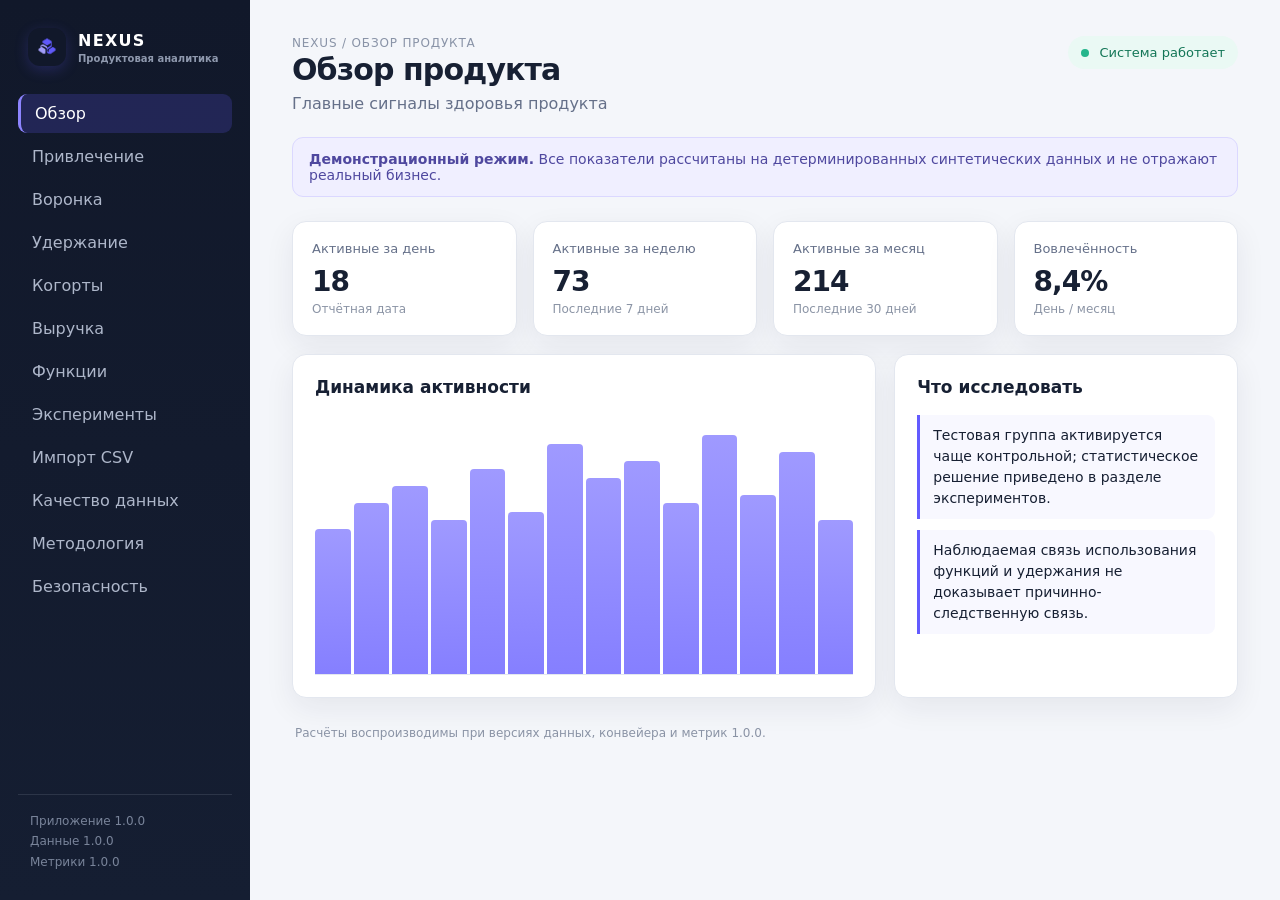
<file: site/index.html>
<!doctype html>
<html lang="ru"><head><meta charset="utf-8"><meta name="viewport" content="width=device-width,initial-scale=1"><meta name="description" content="NEXUS — русскоязычная платформа продуктовой аналитики"><meta name="referrer" content="strict-origin-when-cross-origin"><title>NEXUS — продуктовая аналитика</title><link rel="stylesheet" href="assets/styles.css"><link rel="stylesheet" href="assets/csv-import.css"><script src="assets/app.js" defer></script><script src="assets/csv-import.js" defer></script></head>
<body><a class="skip" href="#content">Перейти к содержимому</a><aside class="sidebar"><div class="brand"><img class="brand-logo" src="assets/%D0%9C%D0%B8%D0%BD%D0%B8%D0%BC%D0%B0%D0%BB%D0%B8%D1%81%D1%82%D0%B8%D1%87%D0%BD%D1%8B%D0%B9%20%D0%B7%D0%BD%D0%B0%D0%BA%20%D0%B4%D0%BB%D1%8F%20NEXUS%20%D0%B2%20%D1%84%D0%B8%D0%BE%D0%BB%D0%B5%D1%82%D0%BE%D0%B2%D0%BE-%D1%82%D1%91%D0%BC%D0%BD%D0%BE-%D1%81%D0%B8%D0%BD%D0%B5%D0%BC%20%D0%B2%D0%B8%D0%B7%D1%83%D0%B0%D0%BB%D1%8C%D0%BD%D0%BE%D0%BC%20%D1%81%D1%82%D0%B8%D0%BB%D0%B5." alt="Логотип NEXUS" width="38" height="38"><div>NEXUS<small>Продуктовая аналитика</small></div><button id="menu" class="menu" type="button" aria-label="Открыть навигацию" aria-expanded="false">☰</button></div><nav id="navigation" aria-label="Основная навигация"><button class="nav active" data-view="overview">Обзор</button><button class="nav" data-view="acquisition">Привлечение</button><button class="nav" data-view="funnel">Воронка</button><button class="nav" data-view="retention">Удержание</button><button class="nav" data-view="cohorts">Когорты</button><button class="nav" data-view="revenue">Выручка</button><button class="nav" data-view="features">Функции</button><button class="nav" data-view="experiments">Эксперименты</button><button class="nav" data-view="quality">Качество данных</button><button class="nav" data-view="methodology">Методология</button><button class="nav" data-view="security">Безопасность</button></nav><div class="version">Приложение 1.0.0<br>Данные 1.0.0<br>Метрики 1.0.0</div></aside><main id="content"><header><div><p class="eyebrow">NEXUS / <span id="crumb">Обзор</span></p><h1 id="title">Обзор продукта</h1><p id="subtitle">Главные сигналы здоровья продукта</p></div><div class="status"><i></i> Система работает</div></header><div class="notice"><strong>Демонстрационный режим.</strong> Все показатели рассчитаны на детерминированных синтетических данных и не отражают реальный бизнес.</div><section id="view" aria-live="polite"><div class="loading">Загрузка аналитики…</div></section><footer>Расчёты воспроизводимы при версиях данных, конвейера и метрик 1.0.0.</footer></main></body></html>
</file>
<file: site/assets/styles.css>
:root{--bg:#f4f6fa;--panel:#fff;--ink:#172033;--muted:#657089;--line:#e3e7ef;--accent:#635bff;--accent2:#25b58b;--danger:#d65365;--nav:#11182a;--nav2:#202a40;--shadow:0 10px 30px rgba(25,34,55,.07)}*{box-sizing:border-box}html{font-family:Inter,ui-sans-serif,system-ui,-apple-system,"Segoe UI",sans-serif;background:var(--bg);color:var(--ink)}body{margin:0;min-height:100vh}.skip{position:fixed;top:-50px;left:20px;z-index:10;background:#fff;padding:12px}.skip:focus{top:10px}.sidebar{position:fixed;inset:0 auto 0 0;width:250px;background:linear-gradient(180deg,var(--nav),#151e32);color:#c9d0df;padding:28px 18px;display:flex;flex-direction:column}.brand{display:flex;gap:12px;align-items:center;color:#fff;font-weight:800;letter-spacing:.08em;margin:0 10px 28px}.brand-logo{display:block;width:38px;height:38px;flex:0 0 38px;object-fit:cover;border-radius:12px;background:var(--nav);box-shadow:0 4px 14px rgba(99,91,255,.22)}.menu{display:none;margin-left:auto;border:1px solid #354058;background:#202a40;color:#fff;border-radius:9px;padding:8px 11px;font-size:18px;cursor:pointer}.brand small{display:block;font-size:10px;color:#8f99ae;letter-spacing:0;margin-top:3px}.sidebar nav{display:grid;gap:4px;overflow:auto}.nav{border:0;background:transparent;color:#aeb7ca;text-align:left;padding:10px 14px;border-radius:9px;font:inherit;cursor:pointer}.nav:hover,.nav:focus-visible{background:var(--nav2);color:#fff}.nav:focus-visible,.menu:focus-visible{outline:3px solid #9f99ff;outline-offset:2px}.nav.active{background:rgba(99,91,255,.2);color:#fff;border-left:3px solid #8d84ff}.version{margin-top:auto;padding:16px 12px 0;border-top:1px solid #2c3548;font-size:12px;line-height:1.7;color:#79849a}main{margin-left:250px;padding:36px 42px;max-width:1600px}header{display:flex;justify-content:space-between;align-items:flex-start;gap:20px}h1{font-size:30px;margin:2px 0 7px;letter-spacing:-.03em}header p{margin:0;color:var(--muted)}.eyebrow{font-size:12px!important;text-transform:uppercase;letter-spacing:.07em;color:#8993a7!important}.status{background:#eaf9f4;color:#137657;padding:9px 13px;border-radius:99px;font-size:13px}.status i{display:inline-block;width:8px;height:8px;background:var(--accent2);border-radius:50%;margin-right:6px}.notice{margin:24px 0;background:#f0efff;border:1px solid #dbd8ff;color:#4f489f;padding:13px 16px;border-radius:11px;font-size:14px}.grid{display:grid;grid-template-columns:repeat(4,minmax(0,1fr));gap:16px}.card,.panel{background:var(--panel);border:1px solid var(--line);border-radius:14px;box-shadow:var(--shadow)}.card{padding:19px}.card .label{font-size:13px;color:var(--muted)}.card .value{font-size:28px;font-weight:750;margin:9px 0 4px;letter-spacing:-.035em}.card .context{font-size:12px;color:#8b94a5}.panel{padding:22px;margin-top:18px}.panel h2{font-size:17px;margin:0 0 18px}.two{display:grid;grid-template-columns:1.7fr 1fr;gap:18px}.chart{height:260px;display:flex;align-items:flex-end;gap:3px;border-bottom:1px solid var(--line);padding-top:20px}.bar{flex:1;min-width:2px;background:linear-gradient(180deg,#847dff,var(--accent));border-radius:4px 4px 0 0;opacity:.78}.insight{border-left:3px solid var(--accent);padding:10px 13px;margin:11px 0;background:#f8f8ff;border-radius:0 8px 8px 0;font-size:14px;line-height:1.5}.table-wrap{overflow:auto}table{border-collapse:collapse;width:100%;font-size:14px}th,td{padding:13px 12px;text-align:left;border-bottom:1px solid var(--line);white-space:nowrap}th{font-size:12px;text-transform:uppercase;letter-spacing:.04em;color:var(--muted);background:#fafbfc}.good{color:#12805d;font-weight:650}.bad{color:var(--danger);font-weight:650}.funnel-row{display:grid;grid-template-columns:160px 1fr 90px;align-items:center;gap:14px;margin:16px 0}.track{height:25px;background:#edf0f5;border-radius:7px;overflow:hidden}.fill{height:100%;background:linear-gradient(90deg,var(--accent),#8b84ff);border-radius:7px}.formula{padding:14px;background:#f6f7fa;border-radius:9px;font-family:ui-monospace,SFMono-Regular,monospace;margin:10px 0;font-size:13px}.loading,.empty,.error{display:grid;place-items:center;min-height:280px;color:var(--muted)}footer{padding:28px 3px;color:#8a93a5;font-size:12px}@media(max-width:1100px){.grid{grid-template-columns:repeat(2,1fr)}.two{grid-template-columns:1fr}}@media(max-width:720px){.sidebar{position:relative;width:100%;padding:16px}.brand{margin-bottom:8px}.menu{display:block}.sidebar nav{display:none;overflow:auto;padding-top:8px}.sidebar nav.open{display:flex}.nav{white-space:nowrap}.version{display:none}main{margin:0;padding:22px 16px}header{display:block}.status{display:inline-block;margin-top:14px}.grid{grid-template-columns:1fr 1fr}.card .value{font-size:23px}}@media(max-width:430px){.grid{grid-template-columns:1fr}.funnel-row{grid-template-columns:110px 1fr 60px}}
</file>
<file: site/assets/csv-import.css>
.import-panel p{color:var(--muted);line-height:1.6}.drop-zone{min-height:210px;border:2px dashed #aaa5ff;background:#f8f8ff;border-radius:14px;display:flex;flex-direction:column;align-items:center;justify-content:center;gap:10px;padding:24px;text-align:center;cursor:pointer;transition:.2s}.drop-zone:hover,.drop-zone:focus-visible,.drop-zone.dragging{border-color:var(--accent);background:#efefff;outline:none;box-shadow:0 0 0 4px rgba(99,91,255,.12)}.drop-zone span{color:var(--muted);font-size:14px}.primary-button,.secondary-button{font:inherit;border-radius:9px;padding:10px 15px;cursor:pointer}.primary-button{border:0;background:var(--accent);color:#fff;font-weight:650}.secondary-button{border:1px solid var(--line);background:#fff;color:var(--ink)}.primary-button:focus-visible,.secondary-button:focus-visible{outline:3px solid #aaa5ff;outline-offset:2px}.import-actions{display:flex;gap:10px;flex-wrap:wrap;margin:14px 0}.import-panel details{margin-top:14px;padding:13px 15px;background:#f6f7fa;border-radius:9px}.import-panel summary{cursor:pointer;font-weight:650}.import-message{margin-top:14px;min-height:22px}.success-box,.error-box,.local-banner{padding:13px 16px;border-radius:10px}.success-box,.local-banner{background:#eaf9f4;color:#137657;border:1px solid #c7eddf}.error-box{background:#fff0f2;color:#a72d40;border:1px solid #ffd1d8}.local-banner{margin:18px 0}.import-metrics{margin-top:18px}.import-panel code{background:#ececf4;padding:2px 5px;border-radius:4px}@media(max-width:720px){.drop-zone{min-height:180px}.import-actions{display:grid}.import-actions button{width:100%}}
</file>
